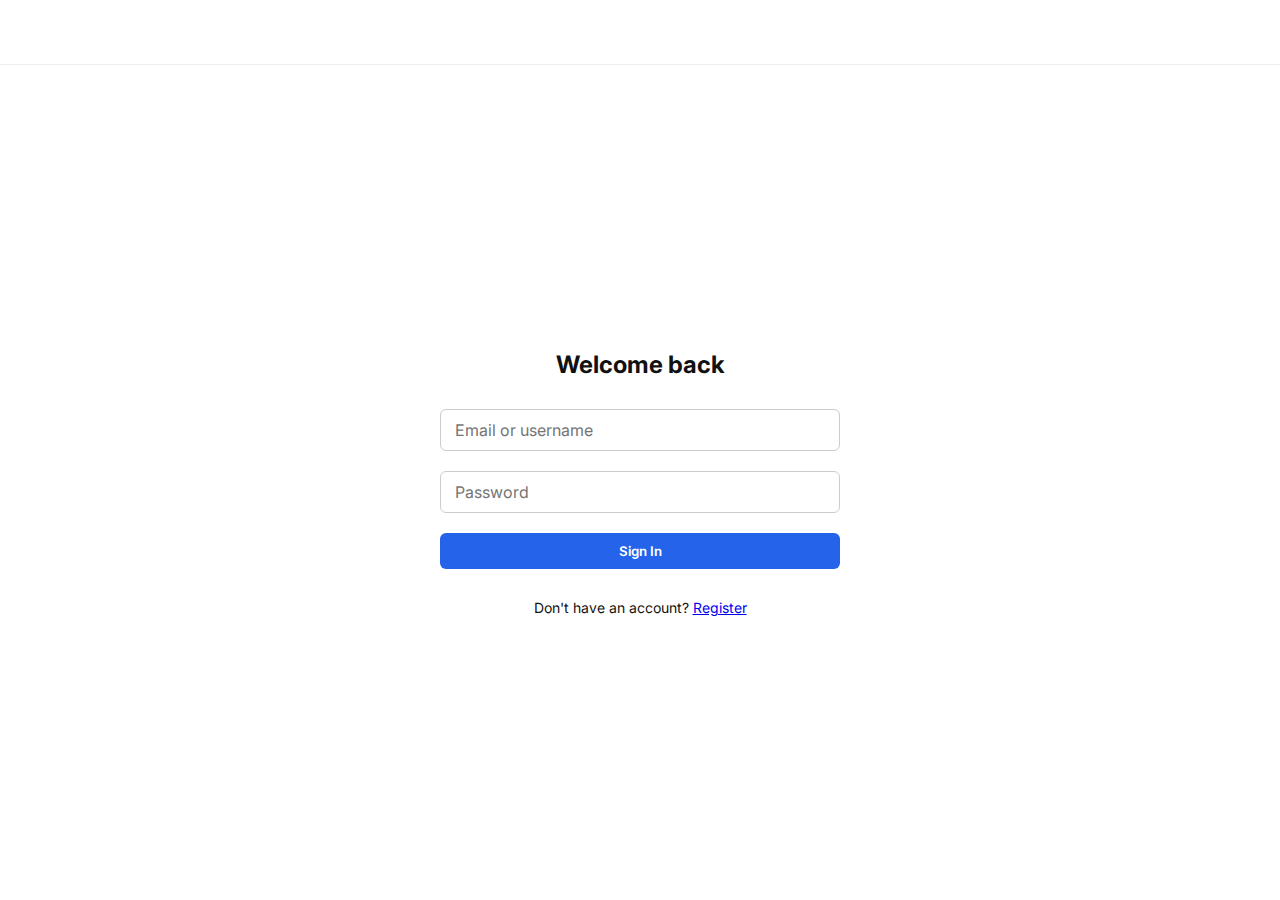
<file: login.html>
<!DOCTYPE html>
<html lang="en">
<head>
  <meta charset="UTF-8">
  <meta name="viewport" content="width=device-width, initial-scale=1.0">
  <title>CrudNote - Login</title>
  <link rel="stylesheet" href="https://fonts.googleapis.com/css2?family=Inter:wght@400;600;700&display=swap">
  <link rel="stylesheet" href="./css/login.css">
<body>
  <header>CrudNote</header>
  <main>
    <form id="login-form" class="form-container">
      <h2>Welcome back</h2>
  
      <input type="text" id="identifier" placeholder="Email or username" required />
      <input type="password" id="login-password" placeholder="Password" required />
  
      <button class="btn-primary" type="submit">Sign In</button>
  
      <div class="link">
        Don't have an account? <a href="registre.html">Register</a>
      </div>
    </form>
  </main>
  <script src="./js/auth.js"></script>
</body>
</html>
</file>
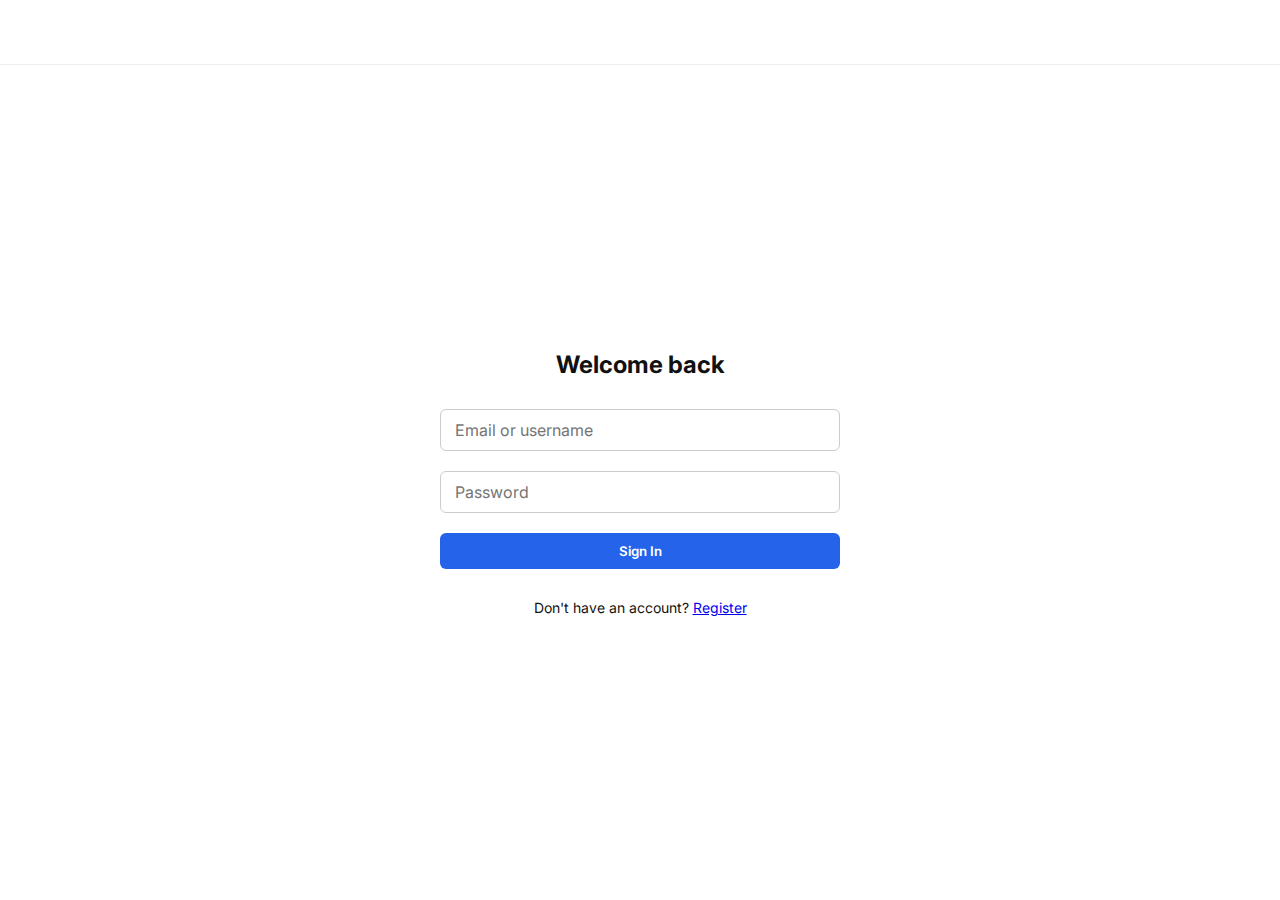
<file: registre.html>
<!DOCTYPE html>
<html lang="en">
<head>
  <meta charset="UTF-8" />
  <meta name="viewport" content="width=device-width, initial-scale=1.0" />
  <title>CrudNote - Register</title>
  <link rel="stylesheet" href="https://fonts.googleapis.com/css2?family=Inter:wght@400;600;700&display=swap">
  <link rel="stylesheet" href="./css/registre.css">
</head>
<body>
  <header>CrudNote</header>
<div class="container">
  <form id="register-form" class="form-box">
    <h2>Create your account</h2>

    <label>Full Name</label>
    <input type="text" id="fullname" placeholder="Enter your full name" required />

    <label>Email</label>
    <input type="email" id="email" placeholder="Enter your email" required />

    <label>Username</label>
    <input type="text" id="username" placeholder="Choose a username" required />

    <label>Password</label>
    <input type="password" id="password" placeholder="Create a password" required />

    <button class="btn-primary" type="submit">Register</button>
    <div class="link">
      Already have an account? <a href="login.html">Sign in</a>
    </div>
  </form>

  <div class="image-box">
    <img src="./images/formulario.png" alt="CrudNote Sticky Note" />
  </div>
</div>
</div>
<script src="./js/auth.js"></script>
<script src="./js/middleware.js"></script>
</body>
</html>
</file>
<file: css/login.css>
* { 
    box-sizing: 
    border-box; 
    margin: 0; 
    padding: 0; 
    font-family: 'Inter', sans-serif; 
}
body {
    background-color: #fff; 
    color: #111; 
    min-height: 100vh; 
    display: flex; 
    flex-direction: column; 
    align-items: center; 
}
header { 
    width: 500%; 
    max-width: 1900px; 
    padding: 20px 40px; 
    border-bottom: 1px solid #eee; 
    font-size: 20px; 
    font-weight: 700; 
}
main { 
    flex: 1; 
    display: flex; 
    justify-content: center; 
    align-items: center; 
    padding: 40px 20px; 
    width: 100%; 
}
.form-container { 
    max-width: 400px; 
    width: 100%; 
    display: flex; 
    flex-direction: column; 
    gap: 20px; 
}
h2 { 
    font-size: 24px; 
    font-weight: 700; 
    margin-bottom: 10px; 
    text-align: center; 
}
input { 
    padding: 10px 14px; 
    font-size: 16px; 
    border: 1px solid #ccc; 
    border-radius: 6px; 
    width: 100%; 
}
.btn-primary { 
    background-color: #2563eb; 
    color: white; 
    border: none;
     padding: 10px; 
     border-radius: 6px; 
     font-weight: 600; 
     cursor: pointer;
}
.link { 
    text-align: center; 
    font-size: 14px; 
    margin-top: 10px; 
}
</file>
<file: css/registre.css>
* {
    box-sizing: border-box;
    margin: 0;
    padding: 0;
    font-family: 'Inter', sans-serif;
  }

  body {
    background-color: #fff;
    color: #111;
    min-height: 100vh;
    display: flex;
    flex-direction: column;
  }

  header {
    width: 100%;
    padding: 20px 40px;
    border-bottom: 1px solid #eee;
    font-size: 20px;
    font-weight: 700;
  }

  .container {
    display: flex;
    justify-content: center;
    align-items: center;
    flex: 1;
    padding: 40px;
    gap: 60px;
    flex-wrap: wrap;
  }

  .form-box {
    max-width: 400px;
    width: 100%;
    display: flex;
    flex-direction: column;
    gap: 15px;
  }

  .form-box h2 {
    font-size: 24px;
    font-weight: 700;
    margin-bottom: 10px;
  }

  label {
    font-weight: 600;
    margin-bottom: 4px;
  }

  input {
    padding: 10px 14px;
    font-size: 16px;
    border: 1px solid #ccc;
    border-radius: 6px;
  }

  .btn-primary {
    background-color: #2563eb;
    color: white;
    border: none;
    padding: 10px;
    border-radius: 6px;
    font-weight: 600;
    cursor: pointer;
    margin-top: 10px;
  }

  .link {
    text-align: center;
    font-size: 14px;
    margin-top: 10px;
  }

  .image-box img {
    max-width: 300px;
    width: 100%;
    height: auto;
  }
</file>
